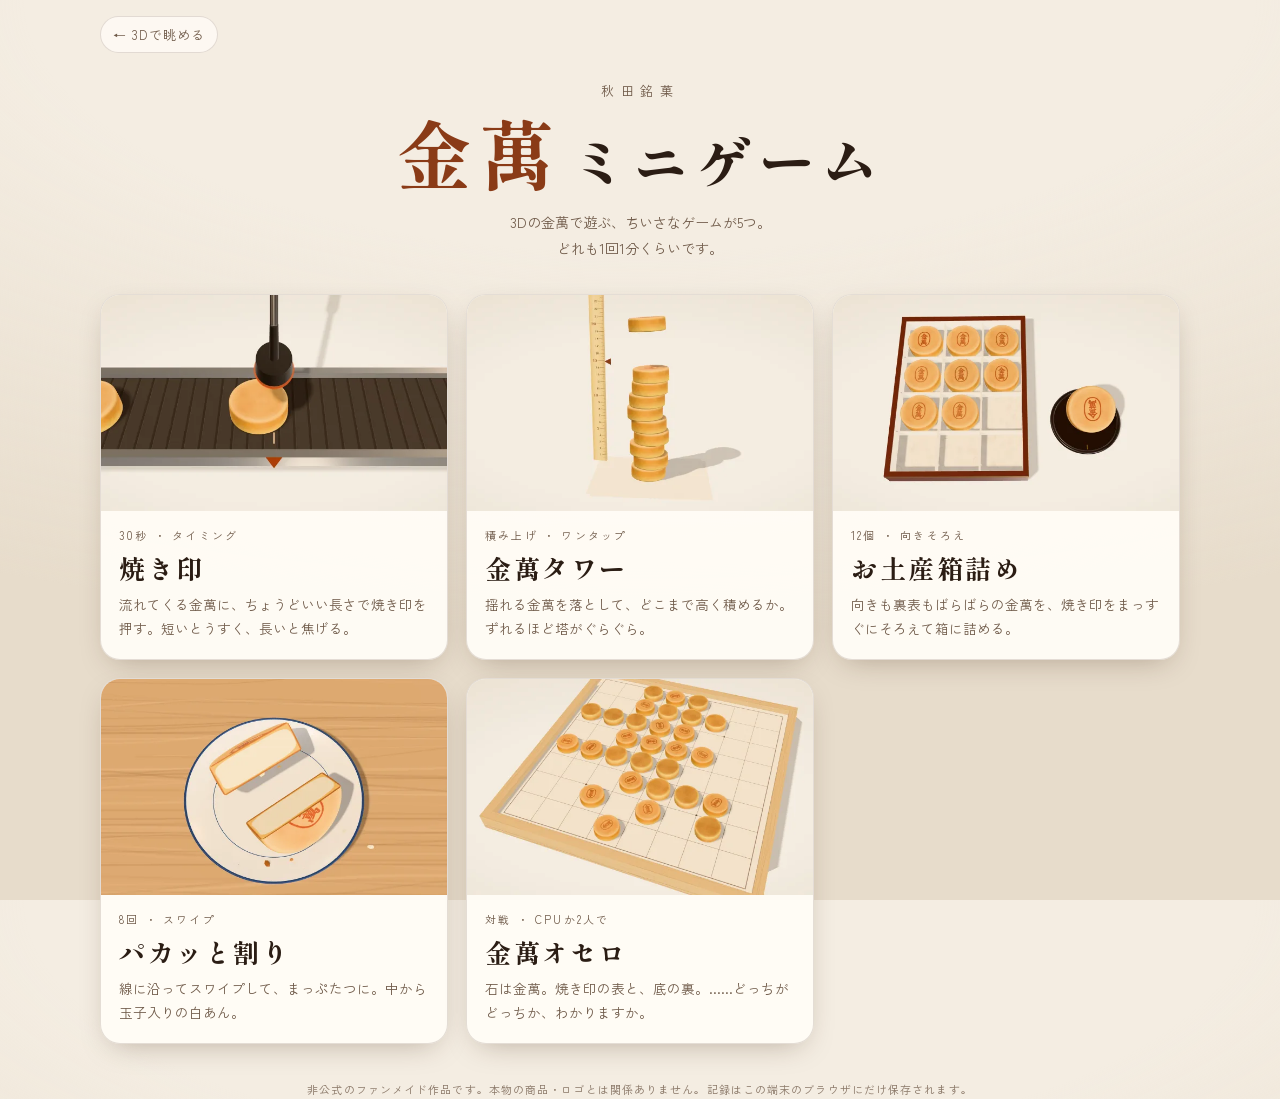
<file: site/games/index.html>
<!doctype html>
<html lang="ja">
<head>
  <meta charset="utf-8" />
  <meta name="viewport" content="width=device-width, initial-scale=1, viewport-fit=cover" />
  <title>金萬ミニゲーム</title>
  <meta name="description" content="秋田銘菓・金萬の3Dモデルで遊ぶミニゲーム集（非公式ファンメイド）。焼き印、タワー、箱詰め、パカッと割り、オセロ。" />
  <link rel="preconnect" href="https://fonts.googleapis.com" />
  <link rel="preconnect" href="https://fonts.gstatic.com" crossorigin />
  <link href="https://fonts.googleapis.com/css2?family=Shippori+Mincho+B1:wght@600;800&family=Zen+Kaku+Gothic+New:wght@400;500;700&display=swap" rel="stylesheet" />
  <link rel="icon" href="data:image/svg+xml,%3Csvg xmlns=%22http://www.w3.org/2000/svg%22 viewBox=%220 0 32 32%22%3E%3Ccircle cx=%2216%22 cy=%2216%22 r=%2215%22 fill=%22%23d99a58%22/%3E%3Cellipse cx=%2216%22 cy=%2216%22 rx=%226%22 ry=%228.5%22 fill=%22none%22 stroke=%22%238a3b17%22 stroke-width=%222%22/%3E%3C/svg%3E" />
  <link rel="stylesheet" href="shared/ui.css" />
  <link rel="stylesheet" href="hub.css" />
</head>
<body class="hub">
  <header class="hub-head">
    <a class="g-back" href="../"><span aria-hidden="true">←</span> 3Dで眺める</a>
    <p class="hub-kicker">秋田銘菓</p>
    <h1 class="hub-title"><span>金萬</span>ミニゲーム</h1>
    <p class="hub-lead">3Dの金萬で遊ぶ、ちいさなゲームが5つ。<br />どれも1回1分くらいです。</p>
  </header>

  <main class="hub-grid">
    <a class="hub-card" href="yakiin/" data-id="yakiin" data-unit="点">
      <span class="hub-thumb"><img src="yakiin/thumb.webp" alt="" loading="lazy" width="640" height="400" /></span>
      <span class="hub-body">
        <span class="hub-tag">30秒 ・ タイミング</span>
        <span class="hub-name">焼き印</span>
        <span class="hub-desc">流れてくる金萬に、ちょうどいい長さで焼き印を押す。短いとうすく、長いと焦げる。</span>
        <span class="hub-best" hidden></span>
      </span>
    </a>
    <a class="hub-card" href="tower/" data-id="tower" data-unit="段">
      <span class="hub-thumb"><img src="tower/thumb.webp" alt="" loading="lazy" width="640" height="400" /></span>
      <span class="hub-body">
        <span class="hub-tag">積み上げ ・ ワンタップ</span>
        <span class="hub-name">金萬タワー</span>
        <span class="hub-desc">揺れる金萬を落として、どこまで高く積めるか。ずれるほど塔がぐらぐら。</span>
        <span class="hub-best" hidden></span>
      </span>
    </a>
    <a class="hub-card" href="hako/" data-id="hako" data-unit="点">
      <span class="hub-thumb"><img src="hako/thumb.webp" alt="" loading="lazy" width="640" height="400" /></span>
      <span class="hub-body">
        <span class="hub-tag">12個 ・ 向きそろえ</span>
        <span class="hub-name">お土産箱詰め</span>
        <span class="hub-desc">向きも裏表もばらばらの金萬を、焼き印をまっすぐにそろえて箱に詰める。</span>
        <span class="hub-best" hidden></span>
      </span>
    </a>
    <a class="hub-card" href="paka/" data-id="paka" data-unit="点">
      <span class="hub-thumb"><img src="paka/thumb.webp" alt="" loading="lazy" width="640" height="400" /></span>
      <span class="hub-body">
        <span class="hub-tag">8回 ・ スワイプ</span>
        <span class="hub-name">パカッと割り</span>
        <span class="hub-desc">線に沿ってスワイプして、まっぷたつに。中から玉子入りの白あん。</span>
        <span class="hub-best" hidden></span>
      </span>
    </a>
    <a class="hub-card" href="othello/" data-id="othello" data-unit="勝" data-prefix="CPUに通算">
      <span class="hub-thumb"><img src="othello/thumb.webp" alt="" loading="lazy" width="640" height="400" /></span>
      <span class="hub-body">
        <span class="hub-tag">対戦 ・ CPUか2人で</span>
        <span class="hub-name">金萬オセロ</span>
        <span class="hub-desc">石は金萬。焼き印の表と、底の裏。……どっちがどっちか、わかりますか。</span>
        <span class="hub-best" hidden></span>
      </span>
    </a>
  </main>

  <footer class="hub-foot">
    <p>非公式のファンメイド作品です。本物の商品・ロゴとは関係ありません。記録はこの端末のブラウザにだけ保存されます。</p>
  </footer>

  <script type="module">
    import { getBest } from "./shared/ui.js";
    for (const card of document.querySelectorAll(".hub-card")) {
      const best = getBest(card.dataset.id);
      if (best === null) continue;
      const el = card.querySelector(".hub-best");
      el.textContent = `${card.dataset.prefix ?? "ベスト"} ${best}${card.dataset.unit}`;
      el.hidden = false;
    }
  </script>
</body>
</html>
</file>
<file: site/games/shared/ui.css>
/* ミニゲーム共通のスタイル。色・書体は本体の 3D ビューア（site/style.css）に合わせる */
:root {
  --paper: #f4ede2;
  --paper-deep: #e7dccb;
  --ink: #2b1d14;
  --ink-soft: #6f5a49;
  --line: rgba(64, 40, 22, 0.14);
  --chip: rgba(255, 252, 246, 0.78);
  --chip-hover: rgba(255, 252, 246, 0.96);
  --accent: #8a3b17;
  --accent-ink: #fff8ef;
  --gold: #c98a3e;
  --great: #c0392b;
  --good: #8a3b17;
  --ok: #6f5a49;
  --bad: #4d5b6a;
  --shadow: 0 10px 30px -12px rgba(60, 34, 14, 0.35);
  --mincho: "Shippori Mincho B1", "Hiragino Mincho ProN", "Yu Mincho", serif;
  --gothic: "Zen Kaku Gothic New", "Hiragino Sans", "Yu Gothic", sans-serif;
  --anton: "Anton", "Impact", sans-serif;
}

@media (prefers-color-scheme: dark) {
  :root:not([data-theme="light"]) {
    --paper: #1d1612;
    --paper-deep: #120d0a;
    --ink: #f3e7d6;
    --ink-soft: #b9a48f;
    --line: rgba(243, 231, 214, 0.14);
    --chip: rgba(40, 30, 24, 0.78);
    --chip-hover: rgba(58, 44, 35, 0.96);
    --accent: #c4642f;
    --good: #e08a52;
    --great: #ff6b50;
    --ok: #b9a48f;
    --bad: #9fb0c2;
    --shadow: 0 10px 30px -12px rgba(0, 0, 0, 0.6);
  }
}

* { box-sizing: border-box; }

html, body {
  margin: 0;
  height: 100%;
  color: var(--ink);
  font-family: var(--gothic);
  -webkit-font-smoothing: antialiased;
}

body.g-body {
  overflow: hidden;
  background:
    radial-gradient(120% 90% at 50% 58%, transparent 40%, var(--paper-deep) 100%),
    var(--paper);
  touch-action: none;
  -webkit-user-select: none;
  user-select: none;
  -webkit-tap-highlight-color: transparent;
}

/* ゲームの 3D 表示（各ページで <canvas class="g-canvas"> を置く） */
.g-canvas {
  position: fixed;
  inset: 0;
  width: 100%;
  height: 100%;
  display: block;
  outline: none;
}

/* ---- 上部バー ---- */
.g-top {
  position: fixed;
  top: 0;
  left: 0;
  right: 0;
  z-index: 10;
  display: flex;
  align-items: center;
  gap: 12px;
  padding: calc(10px + env(safe-area-inset-top)) 16px 10px;
  pointer-events: none;
}
.g-top > * { pointer-events: auto; }
.g-top-left { display: flex; align-items: baseline; gap: 12px; min-width: 0; }
.g-back {
  flex: none;
  font-size: 13px;
  letter-spacing: 0.08em;
  color: var(--ink-soft);
  text-decoration: none;
  padding: 8px 12px;
  border-radius: 999px;
  background: var(--chip);
  border: 1px solid var(--line);
}
.g-back:hover { background: var(--chip-hover); color: var(--ink); }
.g-title {
  margin: 0;
  font-family: var(--mincho);
  font-weight: 800;
  font-size: 22px;
  letter-spacing: 0.12em;
  white-space: nowrap;
}
.g-hud {
  margin-left: auto;
  display: flex;
  gap: 6px;
}
.g-hud-item {
  display: grid;
  justify-items: center;
  min-width: 64px;
  padding: 4px 12px 5px;
  border-radius: 14px;
  background: var(--chip);
  border: 1px solid var(--line);
  box-shadow: var(--shadow);
}
.g-hud-label { font-size: 10px; letter-spacing: 0.18em; color: var(--ink-soft); }
.g-hud-value {
  font-family: var(--mincho);
  font-weight: 800;
  font-size: 22px;
  line-height: 1.1;
  font-variant-numeric: tabular-nums;
}
.g-icon {
  flex: none;
  width: 40px;
  height: 40px;
  display: grid;
  place-items: center;
  border: 1px solid var(--line);
  border-radius: 999px;
  background: var(--chip);
  color: var(--ink-soft);
  cursor: pointer;
}
.g-icon:hover { background: var(--chip-hover); color: var(--ink); }

@media (max-width: 640px) {
  .g-title { display: none; }
  .g-hud-item { min-width: 54px; padding: 3px 9px 4px; }
  .g-hud-value { font-size: 19px; }
  .g-back { padding: 8px 10px; font-size: 12px; }
}

/* ---- ボタン ---- */
.g-btn {
  font: inherit;
  font-size: 15px;
  font-weight: 700;
  letter-spacing: 0.12em;
  color: var(--ink);
  background: var(--chip);
  border: 1px solid var(--line);
  border-radius: 999px;
  padding: 12px 22px;
  min-height: 46px;
  cursor: pointer;
  transition: background-color 0.2s, transform 0.12s;
}
.g-btn:hover { background: var(--chip-hover); }
.g-btn:active { transform: scale(0.96); }
.g-btn:focus-visible, .g-icon:focus-visible, .g-back:focus-visible { outline: 2px solid var(--accent); outline-offset: 2px; }
.g-primary { background: var(--accent); color: var(--accent-ink); border-color: transparent; }
.g-primary:hover { background: color-mix(in srgb, var(--accent) 86%, black); }

/* ---- スタート・結果 ---- */
.g-overlay {
  position: fixed;
  inset: 0;
  z-index: 20;
  display: grid;
  place-items: center;
  padding: 72px 16px 24px;
  background: color-mix(in srgb, var(--paper) 55%, transparent);
  backdrop-filter: blur(6px);
  -webkit-backdrop-filter: blur(6px);
  overflow-y: auto;
  touch-action: pan-y;
}
.g-overlay[hidden] { display: none; }
.g-overlay.g-enter .g-card { animation: g-card-in 0.42s cubic-bezier(0.2, 0.9, 0.2, 1.2); }
.g-overlay.g-leave { animation: g-fade-out 0.22s forwards; }
@keyframes g-card-in { from { opacity: 0; transform: translateY(24px) scale(0.94); } }
@keyframes g-fade-out { to { opacity: 0; } }

.g-card {
  width: min(460px, 100%);
  padding: 28px 26px 24px;
  border-radius: 22px;
  background: var(--chip-hover);
  border: 1px solid var(--line);
  box-shadow: 0 24px 60px -24px rgba(60, 34, 14, 0.5);
  text-align: center;
}
.g-kicker { margin: 0; font-size: 12px; letter-spacing: 0.35em; color: var(--ink-soft); }
.g-card-title {
  margin: 6px 0 10px;
  font-family: var(--mincho);
  font-weight: 800;
  font-size: 44px;
  letter-spacing: 0.1em;
  line-height: 1.2;
}
.g-lead { margin: 0 0 14px; font-size: 14px; line-height: 1.9; color: var(--ink-soft); }
.g-rules {
  margin: 0 0 16px;
  padding: 12px 16px;
  list-style: none;
  text-align: left;
  font-size: 13.5px;
  line-height: 1.8;
  border-radius: 14px;
  background: color-mix(in srgb, var(--paper) 70%, transparent);
}
.g-rules li { padding-left: 1.2em; text-indent: -1.2em; }
.g-rules li::before { content: "・"; color: var(--accent); }
.g-options { margin: 0 0 16px; padding: 0; border: 0; display: grid; gap: 6px; }
.g-options legend { font-size: 12px; letter-spacing: 0.2em; color: var(--ink-soft); margin: 0 auto 6px; }
.g-option {
  display: flex;
  align-items: baseline;
  gap: 10px;
  padding: 10px 14px;
  border-radius: 12px;
  border: 1px solid var(--line);
  cursor: pointer;
  text-align: left;
  font-weight: 700;
}
.g-option small { font-weight: 400; font-size: 12px; color: var(--ink-soft); margin-left: auto; }
.g-option:has(input:checked) { border-color: var(--accent); background: color-mix(in srgb, var(--accent) 10%, transparent); }
.g-option input { accent-color: var(--accent); }
.g-best { margin: 0 0 14px; font-size: 13px; color: var(--ink-soft); letter-spacing: 0.1em; }
.g-best strong { font-family: var(--mincho); font-size: 18px; color: var(--ink); margin-left: 4px; }
.g-actions { display: flex; flex-wrap: wrap; justify-content: center; gap: 8px; }

.g-rank {
  margin: 8px 0 0;
  font-family: var(--mincho);
  font-weight: 800;
  font-size: 34px;
  letter-spacing: 0.12em;
  color: var(--accent);
}
.g-score { margin: 4px 0 6px; display: flex; justify-content: center; align-items: baseline; gap: 8px; }
.g-score-label { font-size: 12px; letter-spacing: 0.25em; color: var(--ink-soft); }
.g-score strong { font-family: var(--mincho); font-weight: 800; font-size: 64px; line-height: 1; }
.g-unit { font-size: 16px; color: var(--ink-soft); }
.g-newbest {
  display: inline-block;
  margin: 0 0 12px;
  padding: 4px 14px;
  border-radius: 999px;
  background: var(--gold);
  color: #fff;
  font-weight: 700;
  font-size: 13px;
  letter-spacing: 0.2em;
  animation: g-pulse 1.2s ease-in-out infinite;
}
@keyframes g-pulse { 50% { transform: scale(1.06); } }
.g-detail { margin: 0 0 18px; font-size: 13.5px; line-height: 1.9; }
.g-detail table { margin: 0 auto; border-collapse: collapse; }
.g-detail td { padding: 2px 10px; }
.g-detail td:last-child { text-align: right; font-family: var(--mincho); font-weight: 800; font-size: 17px; font-variant-numeric: tabular-nums; }

/* ---- 判定の文字 ---- */
.g-fx { position: fixed; inset: 0; z-index: 15; pointer-events: none; overflow: hidden; }
.g-pop {
  position: absolute;
  transform: translate(-50%, -50%) rotate(var(--r, 0deg));
  font-family: var(--mincho);
  font-weight: 800;
  font-size: 34px;
  white-space: nowrap;
  letter-spacing: 0.05em;
  paint-order: stroke fill;
  -webkit-text-stroke: 6px var(--paper);
  animation: g-pop 1.05s cubic-bezier(0.2, 0.9, 0.2, 1) forwards;
}
.g-pop.great { color: var(--great); font-size: 46px; }
.g-pop.good { color: var(--good); }
.g-pop.ok { color: var(--ok); font-size: 28px; }
.g-pop.bad { color: var(--bad); font-size: 30px; }
@keyframes g-pop {
  0% { opacity: 0; transform: translate(-50%, -50%) rotate(var(--r)) scale(2.6); filter: blur(6px); }
  14% { opacity: 1; transform: translate(-50%, -50%) rotate(var(--r)) scale(0.92); filter: blur(0); }
  24% { transform: translate(-50%, -50%) rotate(var(--r)) scale(1.05); }
  70% { opacity: 1; transform: translate(-50%, -90%) rotate(var(--r)) scale(1); }
  100% { opacity: 0; transform: translate(-50%, -130%) rotate(var(--r)) scale(0.96); }
}
.g-big {
  position: absolute;
  left: 50%;
  top: 46%;
  transform: translate(-50%, -50%);
  font-family: var(--mincho);
  font-weight: 800;
  font-size: min(34vw, 220px);
  line-height: 1;
  color: var(--accent);
  paint-order: stroke fill;
  -webkit-text-stroke: 10px var(--paper);
  animation: g-big 0.62s cubic-bezier(0.2, 0.9, 0.2, 1) forwards;
}
.g-big.go { font-size: min(20vw, 150px); color: var(--great); white-space: nowrap; }
.g-big.go, .g-big.end { animation-duration: 0.9s; }
.g-big.end { font-size: min(16vw, 120px); color: var(--ink); white-space: nowrap; }
@keyframes g-big {
  0% { opacity: 0; transform: translate(-50%, -50%) scale(3); filter: blur(10px); }
  22% { opacity: 1; transform: translate(-50%, -50%) scale(0.94); filter: blur(0); }
  34% { transform: translate(-50%, -50%) scale(1.03); }
  75% { opacity: 1; transform: translate(-50%, -50%) scale(1); }
  100% { opacity: 0; transform: translate(-50%, -50%) scale(0.9); }
}

body.g-shake .g-canvas { animation: g-shake 0.32s linear; }
@keyframes g-shake {
  0%, 100% { transform: none; }
  15% { transform: translate(var(--shake), calc(var(--shake) * -0.6)); }
  30% { transform: translate(calc(var(--shake) * -0.8), calc(var(--shake) * 0.5)); }
  50% { transform: translate(calc(var(--shake) * 0.5), calc(var(--shake) * 0.4)); }
  70% { transform: translate(calc(var(--shake) * -0.3), calc(var(--shake) * -0.2)); }
}

/* ---- 読み込み ---- */
.g-loading {
  position: fixed;
  inset: 0;
  z-index: 30;
  display: grid;
  place-content: center;
  justify-items: center;
  gap: 14px;
  font-size: 13px;
  letter-spacing: 0.3em;
  color: var(--ink-soft);
  background: var(--paper);
  transition: opacity 0.5s ease;
}
.g-loading.done { opacity: 0; pointer-events: none; }
.g-loading-mark {
  width: 46px;
  height: 64px;
  border: 3px solid var(--accent);
  border-radius: 50%;
  opacity: 0.8;
  animation: g-breathe 1.4s ease-in-out infinite;
}
@keyframes g-breathe { 50% { transform: scale(0.9); opacity: 0.35; } }

/* ---- 下部の操作ボタン（各ゲームで使う） ---- */
.g-controls {
  position: fixed;
  left: 0;
  right: 0;
  bottom: calc(16px + env(safe-area-inset-bottom));
  z-index: 10;
  display: flex;
  justify-content: center;
  gap: 8px;
  padding: 0 16px;
  pointer-events: none;
}
.g-controls > * { pointer-events: auto; }
.g-hint {
  position: fixed;
  left: 0;
  right: 0;
  bottom: calc(16px + env(safe-area-inset-bottom));
  z-index: 9;
  margin: 0;
  text-align: center;
  font-size: 12px;
  letter-spacing: 0.2em;
  color: var(--ink-soft);
  pointer-events: none;
}

.g-sr { position: absolute; width: 1px; height: 1px; overflow: hidden; clip: rect(0 0 0 0); white-space: nowrap; }

@media (prefers-reduced-motion: reduce) {
  .g-pop, .g-big, .g-newbest, .g-loading-mark, .g-overlay.g-enter .g-card { animation-duration: 0.01s; }
  body.g-shake .g-canvas { animation: none; }
}
</file>
<file: site/games/hub.css>
/* ミニゲーム一覧 */
body.hub {
  min-height: 100%;
  background:
    radial-gradient(120% 70% at 50% 0%, transparent 40%, var(--paper-deep) 100%),
    var(--paper);
  padding: calc(16px + env(safe-area-inset-top)) 16px calc(32px + env(safe-area-inset-bottom));
}

.hub-head {
  max-width: 1080px;
  margin: 0 auto;
  display: grid;
  justify-items: center;
  text-align: center;
}
.hub-head .g-back { justify-self: start; }
.hub-kicker {
  margin: 28px 0 0;
  font-size: 13px;
  letter-spacing: 0.5em;
  color: var(--ink-soft);
}
.hub-title {
  margin: 6px 0 0;
  font-family: var(--mincho);
  font-weight: 800;
  font-size: clamp(34px, 7vw, 56px);
  letter-spacing: 0.12em;
  line-height: 1.2;
}
.hub-title span {
  display: inline-block;
  margin-right: 0.12em;
  font-size: 1.35em;
  color: var(--accent);
}
.hub-lead {
  margin: 12px 0 0;
  font-size: 14px;
  line-height: 1.9;
  color: var(--ink-soft);
}

.hub-grid {
  max-width: 1080px;
  margin: 32px auto 0;
  display: grid;
  grid-template-columns: repeat(auto-fill, minmax(300px, 1fr));
  gap: 18px;
}

.hub-card {
  display: grid;
  grid-template-rows: auto 1fr;
  color: inherit;
  text-decoration: none;
  border-radius: 20px;
  overflow: hidden;
  background: var(--chip-hover);
  border: 1px solid var(--line);
  box-shadow: var(--shadow);
  transition: transform 0.25s cubic-bezier(0.2, 0.9, 0.2, 1.2), box-shadow 0.25s;
}
.hub-card:hover { transform: translateY(-4px) rotate(-0.4deg); box-shadow: 0 22px 44px -18px rgba(60, 34, 14, 0.45); }
.hub-card:active { transform: scale(0.98); }
.hub-card:focus-visible { outline: 3px solid var(--accent); outline-offset: 3px; }

.hub-thumb {
  display: block;
  aspect-ratio: 16 / 10;
  overflow: hidden;
  background: var(--paper-deep);
}
.hub-thumb img {
  display: block;
  width: 100%;
  height: 100%;
  object-fit: cover;
  transition: transform 0.4s ease;
}
.hub-card:hover .hub-thumb img { transform: scale(1.05); }

.hub-body {
  display: grid;
  align-content: start;
  gap: 6px;
  padding: 16px 18px 18px;
}
.hub-tag { font-size: 11px; letter-spacing: 0.2em; color: var(--ink-soft); }
.hub-name {
  font-family: var(--mincho);
  font-weight: 800;
  font-size: 26px;
  letter-spacing: 0.1em;
}
.hub-desc { font-size: 13.5px; line-height: 1.8; color: var(--ink-soft); }
.hub-best {
  justify-self: start;
  margin-top: 4px;
  padding: 3px 12px;
  border-radius: 999px;
  font-size: 12px;
  font-weight: 700;
  letter-spacing: 0.1em;
  color: var(--accent-ink);
  background: var(--accent);
}
.hub-best[hidden] { display: none; }

.hub-foot {
  max-width: 1080px;
  margin: 36px auto 0;
  text-align: center;
  font-size: 11px;
  letter-spacing: 0.1em;
  line-height: 1.8;
  color: var(--ink-soft);
  opacity: 0.8;
}

@media (prefers-reduced-motion: reduce) {
  .hub-card, .hub-thumb img { transition: none; }
}

/* スマホ: サムネイルを左、説明を右に並べて一覧を短く */
@media (max-width: 560px) {
  .hub-grid { grid-template-columns: 1fr; gap: 12px; margin-top: 24px; }
  .hub-card { grid-template-rows: none; grid-template-columns: 38% 1fr; }
  .hub-thumb { aspect-ratio: auto; height: 100%; min-height: 120px; }
  .hub-body { padding: 12px 14px 14px; gap: 4px; }
  .hub-name { font-size: 20px; }
  .hub-desc { font-size: 12px; line-height: 1.7; }
}
</file>
